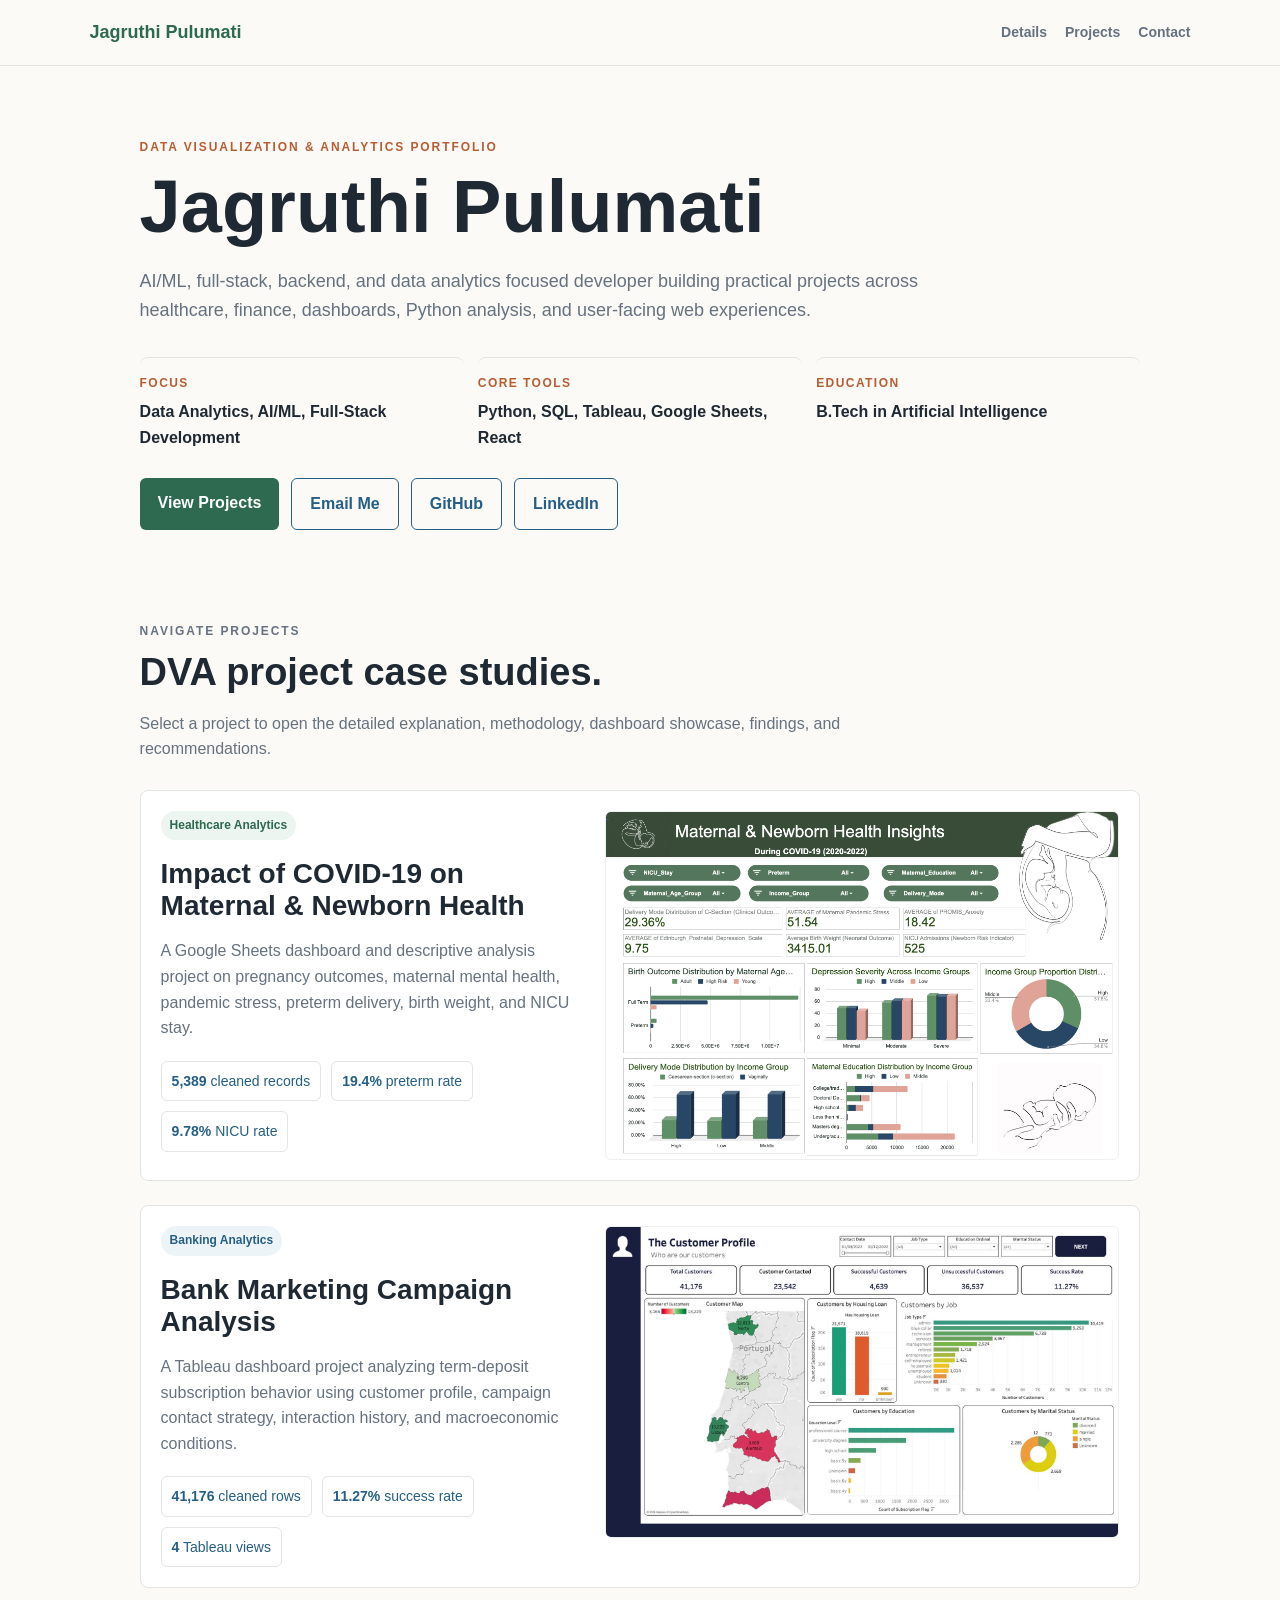
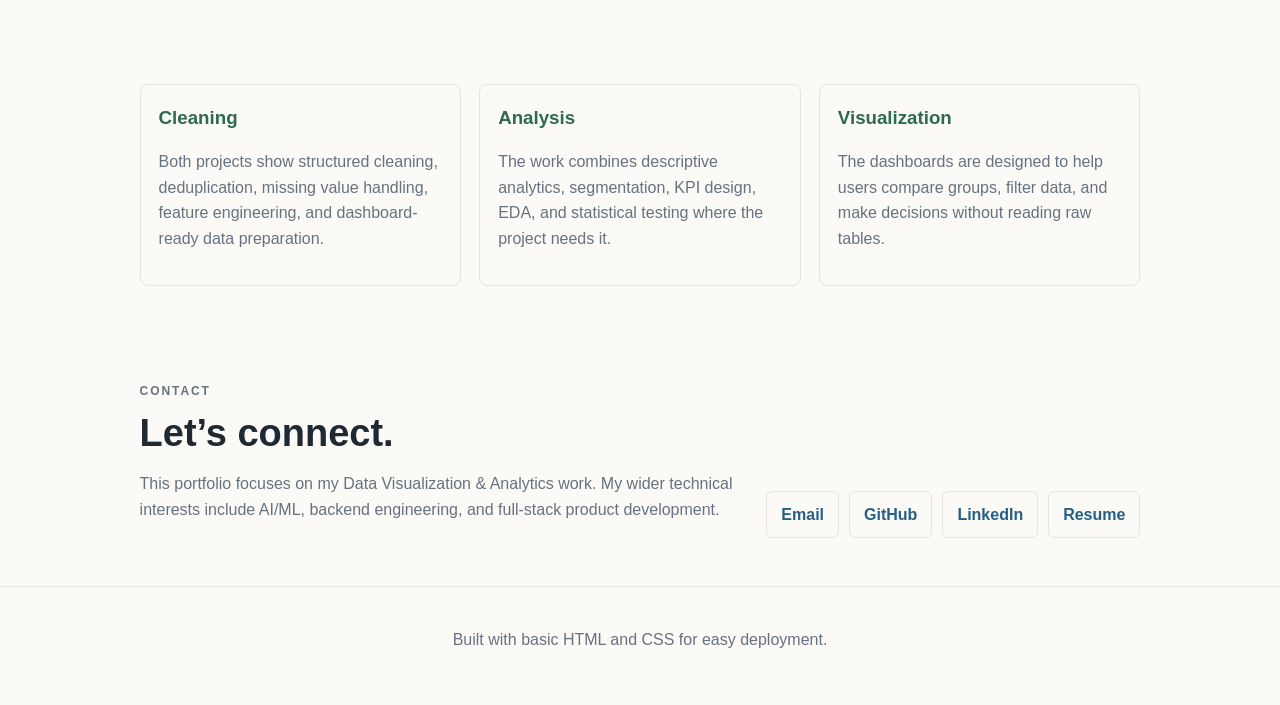
<file: index.html>
<!DOCTYPE html>
<html lang="en">
  <head>
    <meta charset="UTF-8" />
    <meta name="viewport" content="width=device-width, initial-scale=1.0" />
    <meta
      name="description"
      content="DVA portfolio by Jagruthi Pulumati showcasing healthcare and banking analytics dashboard projects."
    />
    <title>Jagruthi Pulumati | DVA Portfolio</title>
    <link rel="stylesheet" href="styles.css" />
  </head>
  <body>
    <header class="site-header">
      <a class="brand" href="index.html">Jagruthi Pulumati</a>
      <nav class="nav-links" aria-label="Primary navigation">
        <a href="#details">Details</a>
        <a href="#projects">Projects</a>
        <a href="#contact">Contact</a>
      </nav>
    </header>

    <main>
      <section class="personal-hero" id="details">
        <p class="eyebrow">Data Visualization &amp; Analytics Portfolio</p>
        <h1>Jagruthi Pulumati</h1>
        <p class="hero-copy">
          AI/ML, full-stack, backend, and data analytics focused developer
          building practical projects across healthcare, finance, dashboards,
          Python analysis, and user-facing web experiences.
        </p>

        <div class="detail-grid" aria-label="Personal details">
          <div>
            <span>Focus</span>
            <strong>Data Analytics, AI/ML, Full-Stack Development</strong>
          </div>
          <div>
            <span>Core Tools</span>
            <strong>Python, SQL, Tableau, Google Sheets, React</strong>
          </div>
          <div>
            <span>Education</span>
            <strong>B.Tech in Artificial Intelligence</strong>
          </div>
        </div>

        <div class="hero-actions">
          <a class="button primary" href="#projects">View Projects</a>
          <a class="button secondary" href="mailto:jagruthi.pulumati2024@nst.rishihood.edu.in">Email Me</a>
          <a
            class="button secondary"
            href="https://github.com/Jag2007"
            target="_blank"
            rel="noopener"
          >
            GitHub
          </a>
          <a
            class="button secondary"
            href="https://www.linkedin.com/in/jagruthi-pulumati-087b69305/"
            target="_blank"
            rel="noopener"
          >
            LinkedIn
          </a>
        </div>
      </section>

      <section class="section" id="projects">
        <div class="section-heading">
          <p class="eyebrow">Navigate Projects</p>
          <h2>DVA project case studies.</h2>
          <p>
            Select a project to open the detailed explanation, methodology,
            dashboard showcase, findings, and recommendations.
          </p>
        </div>

        <div class="project-nav-grid">
          <a class="project-card compact-card" href="project.html">
            <div class="project-card-copy">
              <span class="tag">Healthcare Analytics</span>
              <h3>Impact of COVID-19 on Maternal &amp; Newborn Health</h3>
              <p>
                A Google Sheets dashboard and descriptive analysis project on
                pregnancy outcomes, maternal mental health, pandemic stress,
                preterm delivery, birth weight, and NICU stay.
              </p>
              <div class="metric-row">
                <span><strong>5,389</strong> cleaned records</span>
                <span><strong>19.4%</strong> preterm rate</span>
                <span><strong>9.78%</strong> NICU rate</span>
              </div>
            </div>
            <div class="project-card-visual">
              <img src="assets/dashboard.png" alt="Maternal and neonatal health dashboard preview" />
            </div>
          </a>

          <a class="project-card compact-card" href="bank-marketing.html">
            <div class="project-card-copy">
              <span class="tag blue-tag">Banking Analytics</span>
              <h3>Bank Marketing Campaign Analysis</h3>
              <p>
                A Tableau dashboard project analyzing term-deposit subscription
                behavior using customer profile, campaign contact strategy,
                interaction history, and macroeconomic conditions.
              </p>
              <div class="metric-row">
                <span><strong>41,176</strong> cleaned rows</span>
                <span><strong>11.27%</strong> success rate</span>
                <span><strong>4</strong> Tableau views</span>
              </div>
            </div>
            <div class="project-card-visual">
              <img src="assets/bank-customer-profile.jpeg" alt="Bank marketing customer profile dashboard preview" />
            </div>
          </a>
        </div>
      </section>

      <section class="section insight-grid" aria-label="Portfolio strengths">
        <article>
          <h3>Cleaning</h3>
          <p>
            Both projects show structured cleaning, deduplication, missing value
            handling, feature engineering, and dashboard-ready data preparation.
          </p>
        </article>
        <article>
          <h3>Analysis</h3>
          <p>
            The work combines descriptive analytics, segmentation, KPI design,
            EDA, and statistical testing where the project needs it.
          </p>
        </article>
        <article>
          <h3>Visualization</h3>
          <p>
            The dashboards are designed to help users compare groups, filter
            data, and make decisions without reading raw tables.
          </p>
        </article>
      </section>

      <section class="section contact-section" id="contact">
        <div>
          <p class="eyebrow">Contact</p>
          <h2>Let’s connect.</h2>
          <p>
            This portfolio focuses on my Data Visualization &amp; Analytics work.
            My wider technical interests include AI/ML, backend engineering, and
            full-stack product development.
          </p>
        </div>
        <div class="contact-links">
          <a href="mailto:jagruthi.pulumati2024@nst.rishihood.edu.in">Email</a>
          <a href="https://github.com/Jag2007" target="_blank" rel="noopener">GitHub</a>
          <a href="https://www.linkedin.com/in/jagruthi-pulumati-087b69305/" target="_blank" rel="noopener">LinkedIn</a>
          <a href="https://drive.google.com/file/d/1zRzbcq3hcZHA3C4jfS6L7tGiDxSJsl-l/view?usp=drive_link" target="_blank" rel="noopener">Resume</a>
        </div>
      </section>
    </main>

    <footer>
      <p>Built with basic HTML and CSS for easy deployment.</p>
    </footer>
  </body>
</html>
</file>
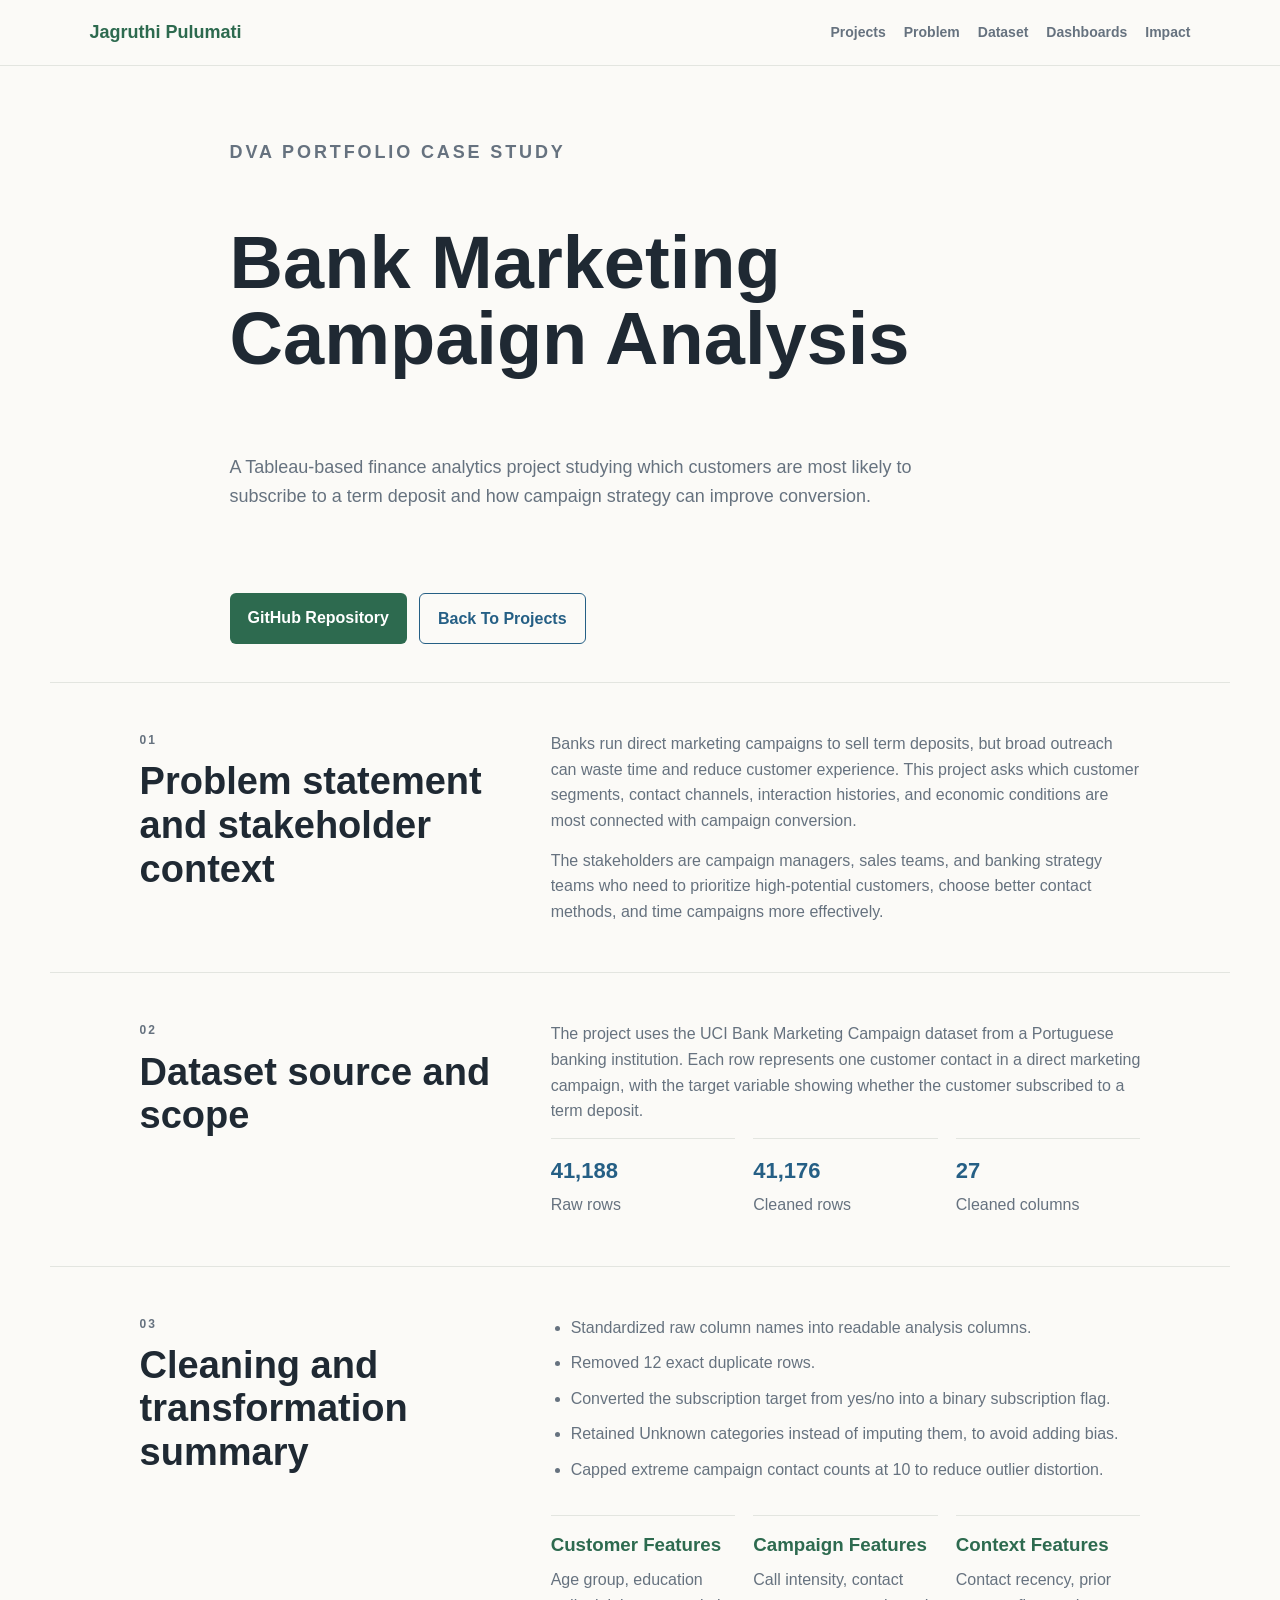
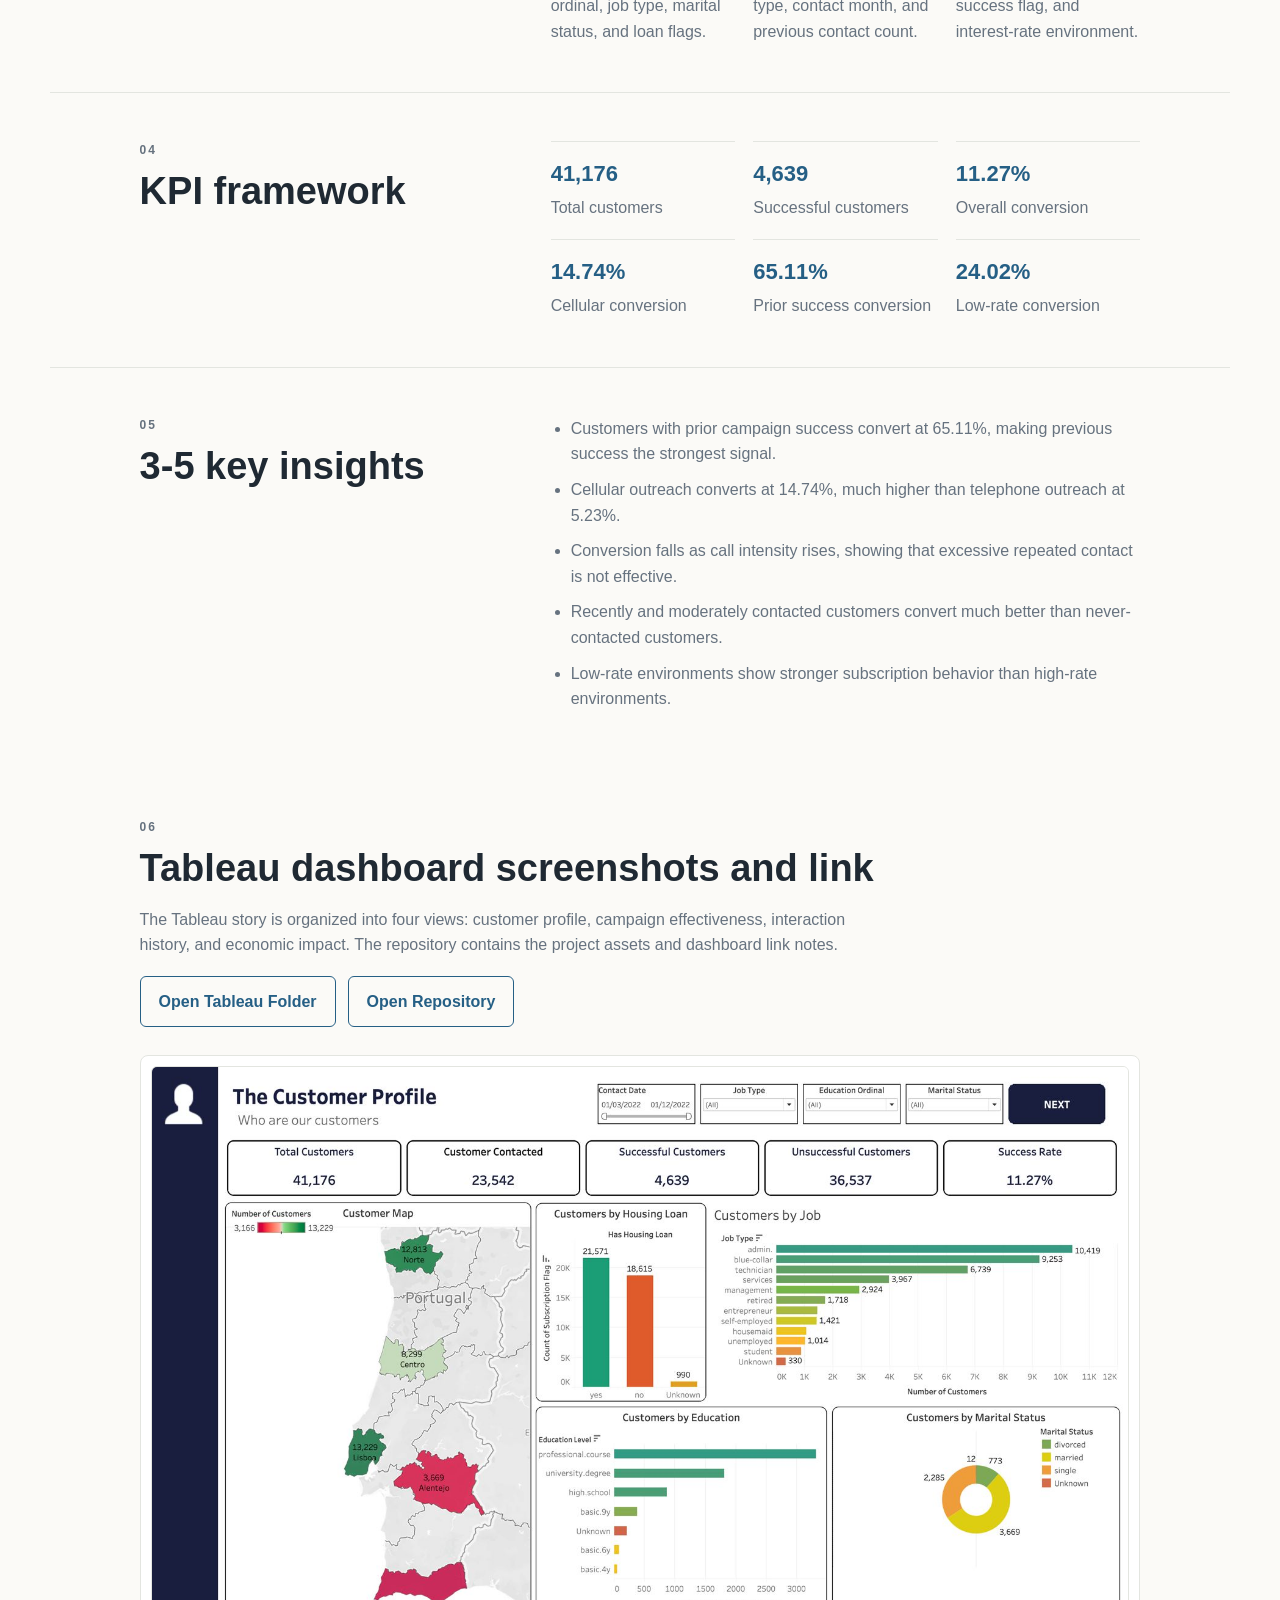
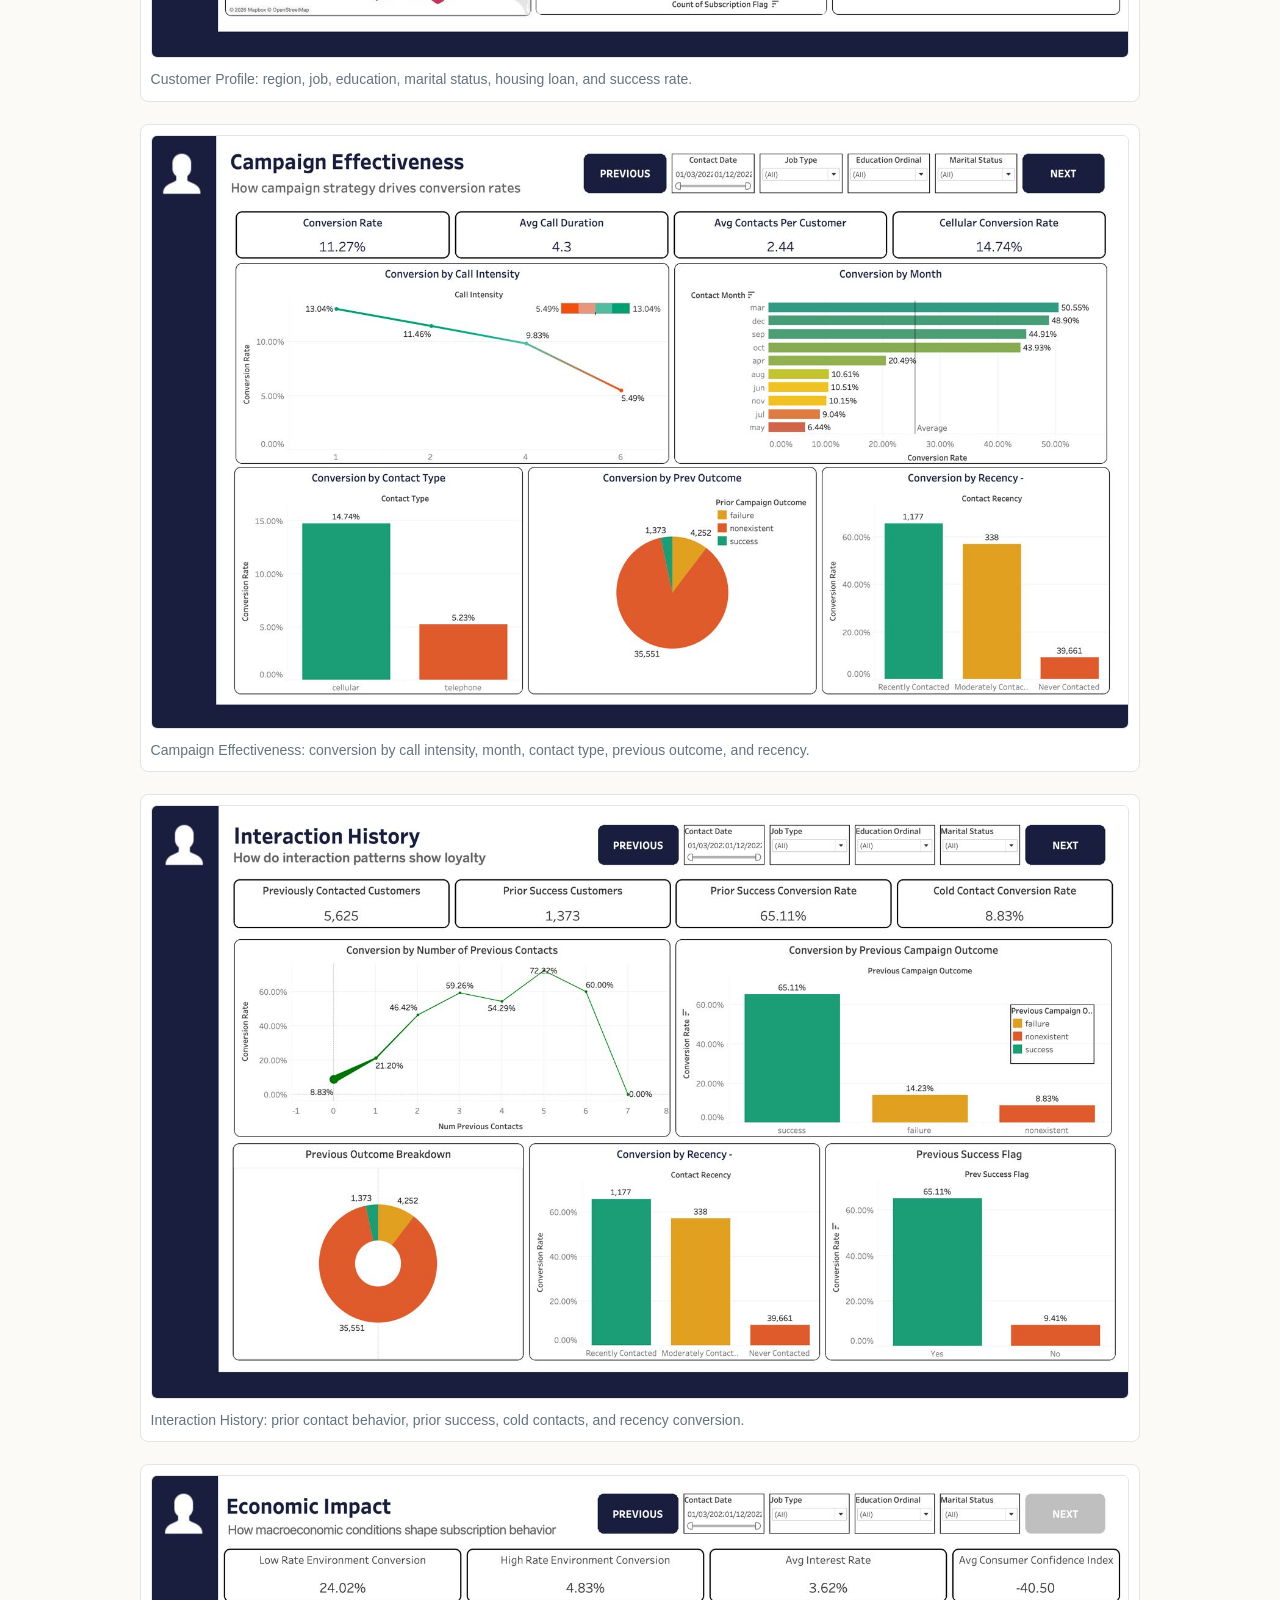
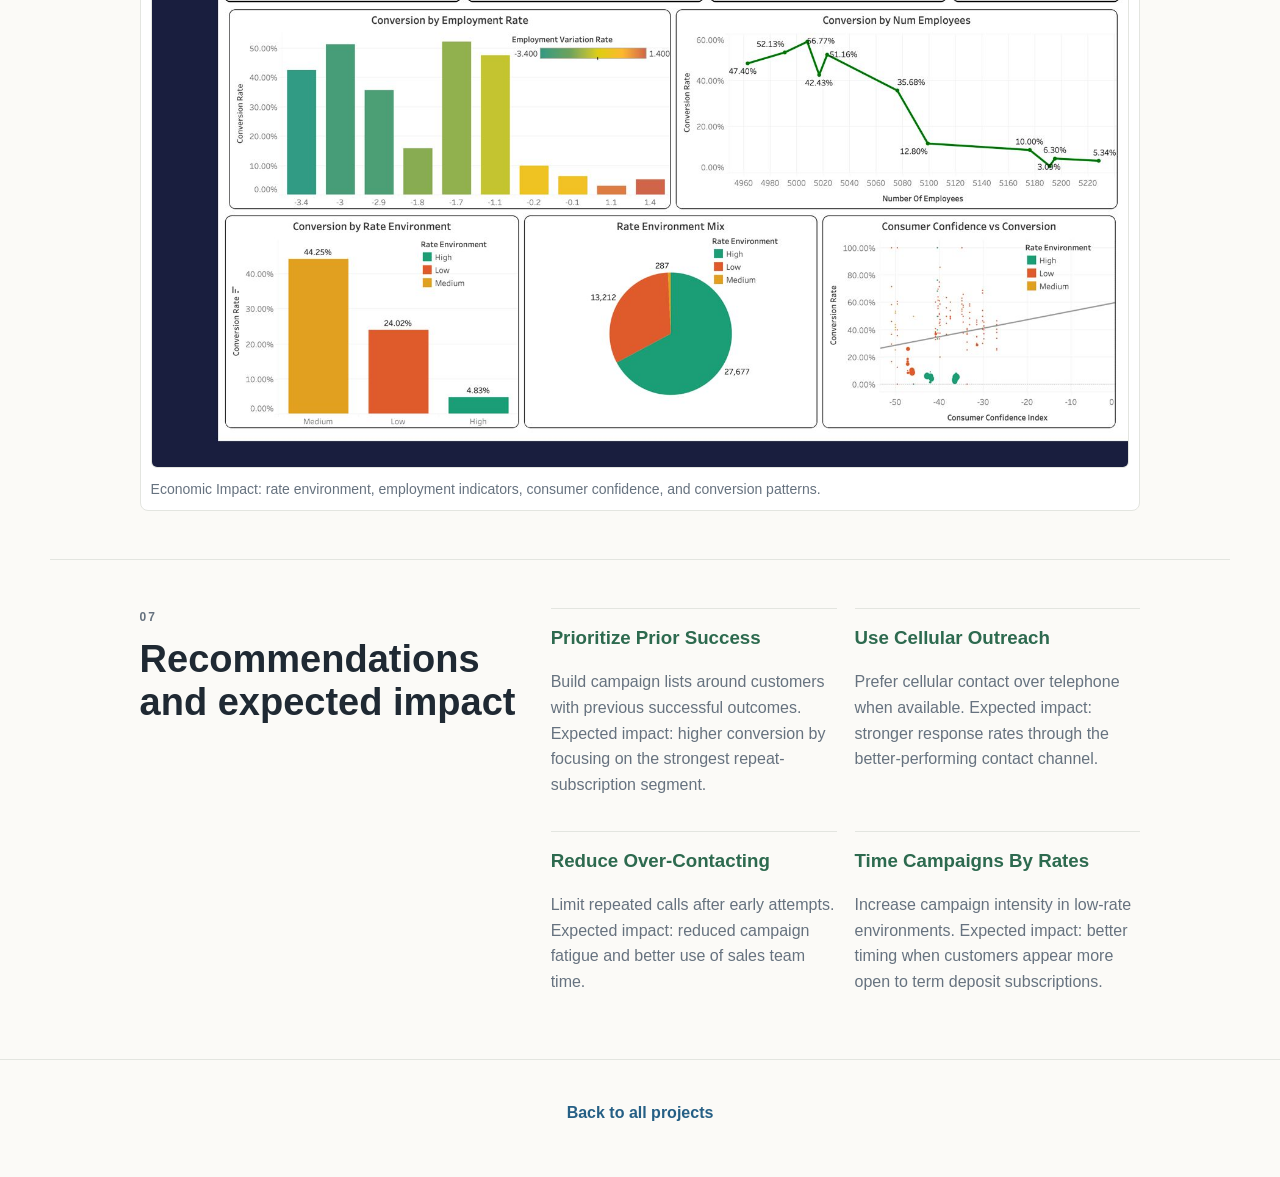
<file: bank-marketing.html>
<!DOCTYPE html>
<html lang="en">
  <head>
    <meta charset="UTF-8" />
    <meta name="viewport" content="width=device-width, initial-scale=1.0" />
    <meta
      name="description"
      content="Detailed DVA case study by Jagruthi Pulumati on bank marketing campaign analytics with Tableau dashboards."
    />
    <title>Bank Marketing Campaign Analysis | DVA Case Study</title>
    <link rel="stylesheet" href="styles.css" />
  </head>
  <body>
    <header class="site-header">
      <a class="brand" href="index.html">Jagruthi Pulumati</a>
      <nav class="nav-links" aria-label="Primary navigation">
        <a href="index.html#projects">Projects</a>
        <a href="#problem">Problem</a>
        <a href="#dataset">Dataset</a>
        <a href="#dashboards">Dashboards</a>
        <a href="#impact">Impact</a>
      </nav>
    </header>

    <main>
      <section class="detail-hero">
        <p class="eyebrow">DVA Portfolio Case Study</p>
        <h1>Bank Marketing Campaign Analysis</h1>
        <p>
          A Tableau-based finance analytics project studying which customers are
          most likely to subscribe to a term deposit and how campaign strategy
          can improve conversion.
        </p>
        <div class="hero-actions">
          <a
            class="button primary"
            href="https://github.com/Lalith0024/Section_C_Group_11_Bank_Marketing_Dataset"
            target="_blank"
            rel="noopener"
          >
            GitHub Repository
          </a>
          <a class="button secondary" href="index.html#projects">Back To Projects</a>
        </div>
      </section>

      <section class="section case-study-section" id="problem">
        <div>
          <p class="eyebrow">01</p>
          <h2>Problem statement and stakeholder context</h2>
        </div>
        <div class="text-stack">
          <p>
            Banks run direct marketing campaigns to sell term deposits, but
            broad outreach can waste time and reduce customer experience. This
            project asks which customer segments, contact channels, interaction
            histories, and economic conditions are most connected with campaign
            conversion.
          </p>
          <p>
            The stakeholders are campaign managers, sales teams, and banking
            strategy teams who need to prioritize high-potential customers,
            choose better contact methods, and time campaigns more effectively.
          </p>
        </div>
      </section>

      <section class="section case-study-section" id="dataset">
        <div>
          <p class="eyebrow">02</p>
          <h2>Dataset source and scope</h2>
        </div>
        <div class="text-stack">
          <p>
            The project uses the UCI Bank Marketing Campaign dataset from a
            Portuguese banking institution. Each row represents one customer
            contact in a direct marketing campaign, with the target variable
            showing whether the customer subscribed to a term deposit.
          </p>
          <div class="stats-strip inline-stats" aria-label="Bank dataset scope">
            <div><strong>41,188</strong><span>Raw rows</span></div>
            <div><strong>41,176</strong><span>Cleaned rows</span></div>
            <div><strong>27</strong><span>Cleaned columns</span></div>
          </div>
        </div>
      </section>

      <section class="section case-study-section">
        <div>
          <p class="eyebrow">03</p>
          <h2>Cleaning and transformation summary</h2>
        </div>
        <div class="text-stack">
          <ul class="clean-list">
            <li>Standardized raw column names into readable analysis columns.</li>
            <li>Removed 12 exact duplicate rows.</li>
            <li>Converted the subscription target from yes/no into a binary subscription flag.</li>
            <li>Retained Unknown categories instead of imputing them, to avoid adding bias.</li>
            <li>Capped extreme campaign contact counts at 10 to reduce outlier distortion.</li>
          </ul>
          <div class="process-grid mini-grid">
            <article>
              <h3>Customer Features</h3>
              <p>Age group, education ordinal, job type, marital status, and loan flags.</p>
            </article>
            <article>
              <h3>Campaign Features</h3>
              <p>Call intensity, contact type, contact month, and previous contact count.</p>
            </article>
            <article>
              <h3>Context Features</h3>
              <p>Contact recency, prior success flag, and interest-rate environment.</p>
            </article>
          </div>
        </div>
      </section>

      <section class="section case-study-section">
        <div>
          <p class="eyebrow">04</p>
          <h2>KPI framework</h2>
        </div>
        <div class="stats-strip inline-stats" aria-label="Bank project KPIs">
          <div><strong>41,176</strong><span>Total customers</span></div>
          <div><strong>4,639</strong><span>Successful customers</span></div>
          <div><strong>11.27%</strong><span>Overall conversion</span></div>
          <div><strong>14.74%</strong><span>Cellular conversion</span></div>
          <div><strong>65.11%</strong><span>Prior success conversion</span></div>
          <div><strong>24.02%</strong><span>Low-rate conversion</span></div>
        </div>
      </section>

      <section class="section case-study-section" id="insights">
        <div>
          <p class="eyebrow">05</p>
          <h2>3-5 key insights</h2>
        </div>
        <div class="text-stack">
          <ul class="clean-list">
            <li>Customers with prior campaign success convert at 65.11%, making previous success the strongest signal.</li>
            <li>Cellular outreach converts at 14.74%, much higher than telephone outreach at 5.23%.</li>
            <li>Conversion falls as call intensity rises, showing that excessive repeated contact is not effective.</li>
            <li>Recently and moderately contacted customers convert much better than never-contacted customers.</li>
            <li>Low-rate environments show stronger subscription behavior than high-rate environments.</li>
          </ul>
        </div>
      </section>

      <section class="section" id="dashboards">
        <div class="section-heading">
          <p class="eyebrow">06</p>
          <h2>Tableau dashboard screenshots and link</h2>
          <p>
            The Tableau story is organized into four views: customer profile,
            campaign effectiveness, interaction history, and economic impact.
            The repository contains the project assets and dashboard link notes.
          </p>
          <div class="hero-actions compact-actions">
            <a
              class="button secondary"
              href="https://github.com/Lalith0024/Section_C_Group_11_Bank_Marketing_Dataset/tree/main/tableau"
              target="_blank"
              rel="noopener"
            >
              Open Tableau Folder
            </a>
            <a
              class="button secondary"
              href="https://github.com/Lalith0024/Section_C_Group_11_Bank_Marketing_Dataset"
              target="_blank"
              rel="noopener"
            >
              Open Repository
            </a>
          </div>
        </div>

        <div class="dashboard-gallery">
          <figure>
            <img src="assets/bank-customer-profile.jpeg" alt="Customer profile Tableau dashboard" />
            <figcaption>Customer Profile: region, job, education, marital status, housing loan, and success rate.</figcaption>
          </figure>
          <figure>
            <img src="assets/bank-campaign-effectiveness.jpeg" alt="Campaign effectiveness Tableau dashboard" />
            <figcaption>Campaign Effectiveness: conversion by call intensity, month, contact type, previous outcome, and recency.</figcaption>
          </figure>
          <figure>
            <img src="assets/bank-interaction-history.jpeg" alt="Interaction history Tableau dashboard" />
            <figcaption>Interaction History: prior contact behavior, prior success, cold contacts, and recency conversion.</figcaption>
          </figure>
          <figure>
            <img src="assets/bank-economic-impact.jpeg" alt="Economic impact Tableau dashboard" />
            <figcaption>Economic Impact: rate environment, employment indicators, consumer confidence, and conversion patterns.</figcaption>
          </figure>
        </div>
      </section>

      <section class="section case-study-section" id="impact">
        <div>
          <p class="eyebrow">07</p>
          <h2>Recommendations and expected impact</h2>
        </div>
        <div class="recommendation-grid">
          <article>
            <h3>Prioritize Prior Success</h3>
            <p>
              Build campaign lists around customers with previous successful
              outcomes. Expected impact: higher conversion by focusing on the
              strongest repeat-subscription segment.
            </p>
          </article>
          <article>
            <h3>Use Cellular Outreach</h3>
            <p>
              Prefer cellular contact over telephone when available. Expected
              impact: stronger response rates through the better-performing
              contact channel.
            </p>
          </article>
          <article>
            <h3>Reduce Over-Contacting</h3>
            <p>
              Limit repeated calls after early attempts. Expected impact:
              reduced campaign fatigue and better use of sales team time.
            </p>
          </article>
          <article>
            <h3>Time Campaigns By Rates</h3>
            <p>
              Increase campaign intensity in low-rate environments. Expected
              impact: better timing when customers appear more open to term
              deposit subscriptions.
            </p>
          </article>
        </div>
      </section>
    </main>

    <footer>
      <p><a href="index.html#projects">Back to all projects</a></p>
    </footer>
  </body>
</html>
</file>
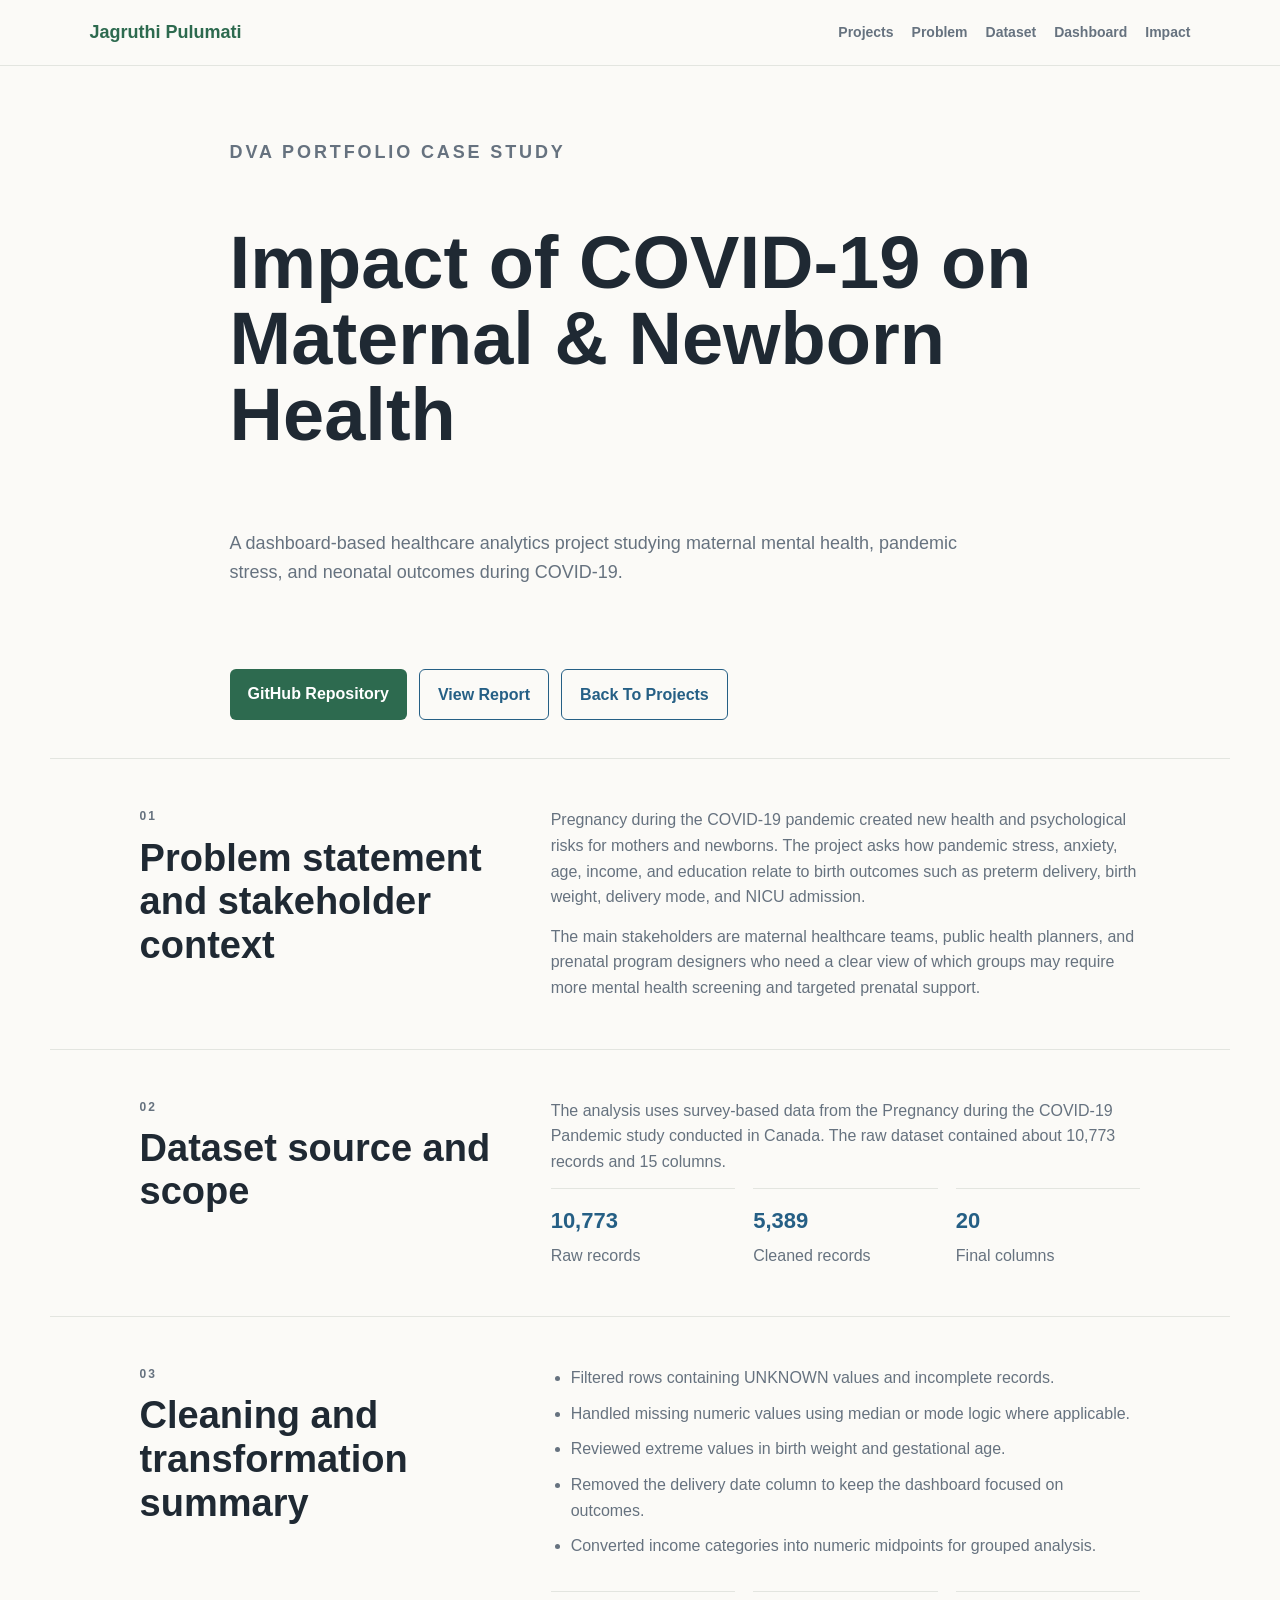
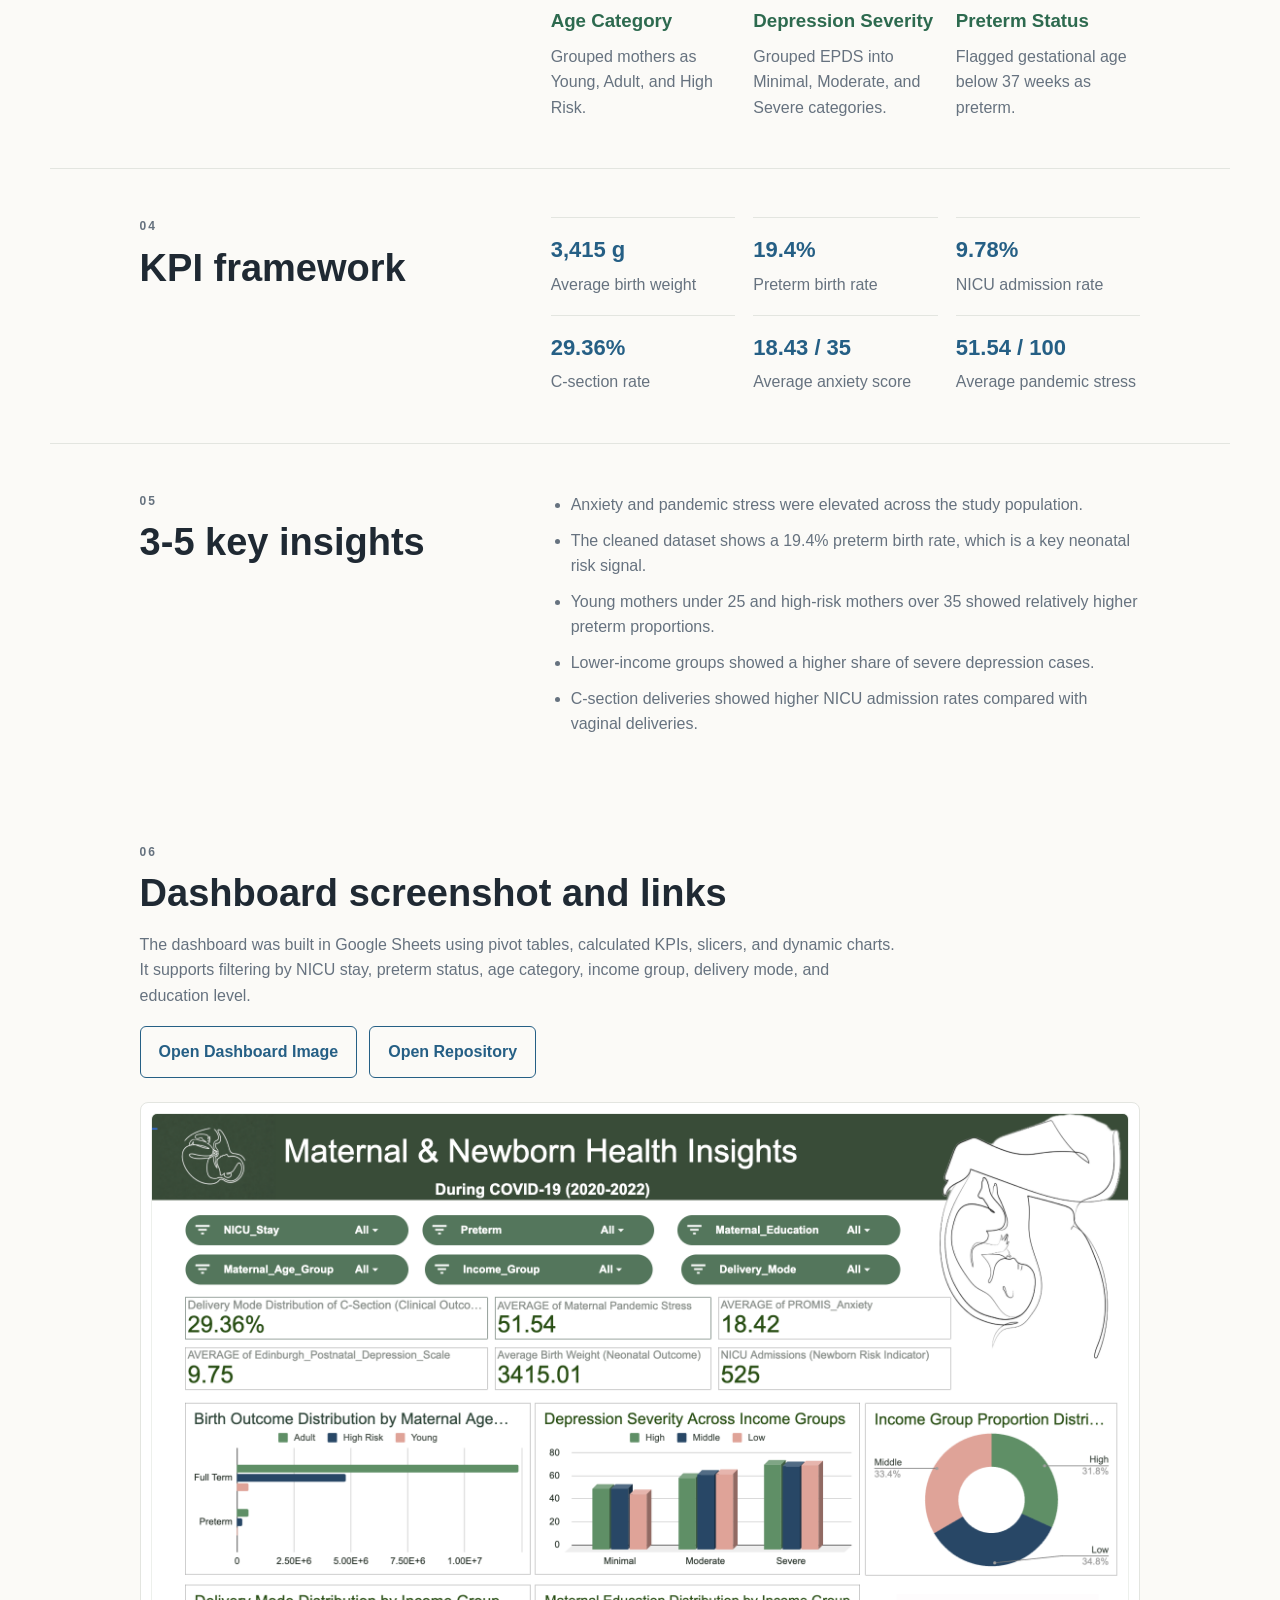
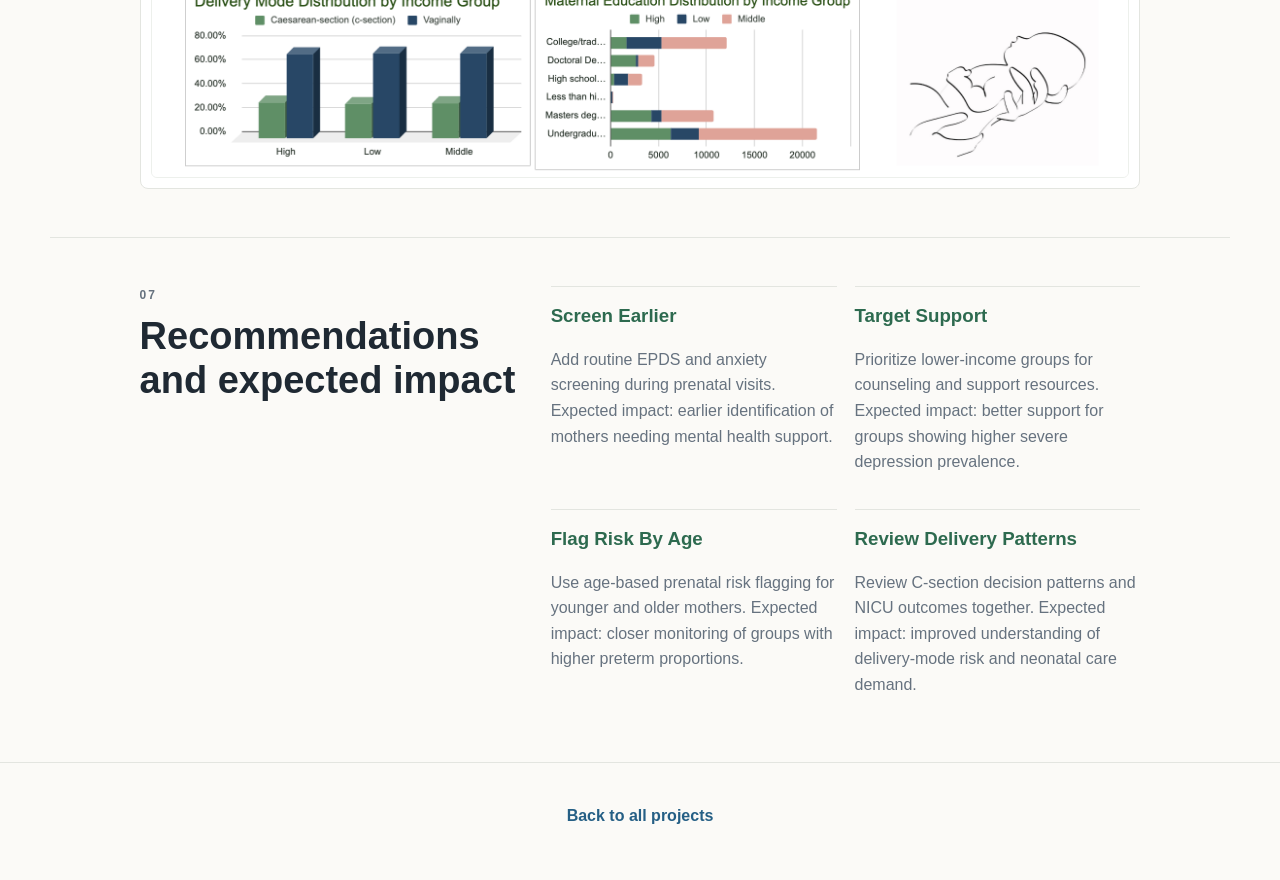
<file: project.html>
<!DOCTYPE html>
<html lang="en">
  <head>
    <meta charset="UTF-8" />
    <meta name="viewport" content="width=device-width, initial-scale=1.0" />
    <meta
      name="description"
      content="Detailed DVA case study by Jagruthi Pulumati on maternal and neonatal health during COVID-19."
    />
    <title>Maternal &amp; Newborn Health | DVA Case Study</title>
    <link rel="stylesheet" href="styles.css" />
  </head>
  <body>
    <header class="site-header">
      <a class="brand" href="index.html">Jagruthi Pulumati</a>
      <nav class="nav-links" aria-label="Primary navigation">
        <a href="index.html#projects">Projects</a>
        <a href="#problem">Problem</a>
        <a href="#dataset">Dataset</a>
        <a href="#dashboard">Dashboard</a>
        <a href="#impact">Impact</a>
      </nav>
    </header>

    <main>
      <section class="detail-hero">
        <p class="eyebrow">DVA Portfolio Case Study</p>
        <h1>Impact of COVID-19 on Maternal &amp; Newborn Health</h1>
        <p>
          A dashboard-based healthcare analytics project studying maternal
          mental health, pandemic stress, and neonatal outcomes during COVID-19.
        </p>
        <div class="hero-actions">
          <a
            class="button primary"
            href="https://github.com/Jag2007/SectionC_Group6_Pregnant_Women_COVID19"
            target="_blank"
            rel="noopener"
          >
            GitHub Repository
          </a>
          <a
            class="button secondary"
            href="https://github.com/Jag2007/SectionC_Group6_Pregnant_Women_COVID19/blob/main/Report/Final_Project_Report_Group6_v3.pdf"
            target="_blank"
            rel="noopener"
          >
            View Report
          </a>
          <a class="button secondary" href="index.html#projects">Back To Projects</a>
        </div>
      </section>

      <section class="section case-study-section" id="problem">
        <div>
          <p class="eyebrow">01</p>
          <h2>Problem statement and stakeholder context</h2>
        </div>
        <div class="text-stack">
          <p>
            Pregnancy during the COVID-19 pandemic created new health and
            psychological risks for mothers and newborns. The project asks how
            pandemic stress, anxiety, age, income, and education relate to birth
            outcomes such as preterm delivery, birth weight, delivery mode, and
            NICU admission.
          </p>
          <p>
            The main stakeholders are maternal healthcare teams, public health
            planners, and prenatal program designers who need a clear view of
            which groups may require more mental health screening and targeted
            prenatal support.
          </p>
        </div>
      </section>

      <section class="section case-study-section" id="dataset">
        <div>
          <p class="eyebrow">02</p>
          <h2>Dataset source and scope</h2>
        </div>
        <div class="text-stack">
          <p>
            The analysis uses survey-based data from the Pregnancy during the
            COVID-19 Pandemic study conducted in Canada. The raw dataset
            contained about 10,773 records and 15 columns.
          </p>
          <div class="stats-strip inline-stats" aria-label="Dataset scope">
            <div><strong>10,773</strong><span>Raw records</span></div>
            <div><strong>5,389</strong><span>Cleaned records</span></div>
            <div><strong>20</strong><span>Final columns</span></div>
          </div>
        </div>
      </section>

      <section class="section case-study-section">
        <div>
          <p class="eyebrow">03</p>
          <h2>Cleaning and transformation summary</h2>
        </div>
        <div class="text-stack">
          <ul class="clean-list">
            <li>Filtered rows containing UNKNOWN values and incomplete records.</li>
            <li>Handled missing numeric values using median or mode logic where applicable.</li>
            <li>Reviewed extreme values in birth weight and gestational age.</li>
            <li>Removed the delivery date column to keep the dashboard focused on outcomes.</li>
            <li>Converted income categories into numeric midpoints for grouped analysis.</li>
          </ul>
          <div class="process-grid mini-grid">
            <article>
              <h3>Age Category</h3>
              <p>Grouped mothers as Young, Adult, and High Risk.</p>
            </article>
            <article>
              <h3>Depression Severity</h3>
              <p>Grouped EPDS into Minimal, Moderate, and Severe categories.</p>
            </article>
            <article>
              <h3>Preterm Status</h3>
              <p>Flagged gestational age below 37 weeks as preterm.</p>
            </article>
          </div>
        </div>
      </section>

      <section class="section case-study-section">
        <div>
          <p class="eyebrow">04</p>
          <h2>KPI framework</h2>
        </div>
        <div class="stats-strip inline-stats" aria-label="Project KPIs">
          <div><strong>3,415 g</strong><span>Average birth weight</span></div>
          <div><strong>19.4%</strong><span>Preterm birth rate</span></div>
          <div><strong>9.78%</strong><span>NICU admission rate</span></div>
          <div><strong>29.36%</strong><span>C-section rate</span></div>
          <div><strong>18.43 / 35</strong><span>Average anxiety score</span></div>
          <div><strong>51.54 / 100</strong><span>Average pandemic stress</span></div>
        </div>
      </section>

      <section class="section case-study-section" id="insights">
        <div>
          <p class="eyebrow">05</p>
          <h2>3-5 key insights</h2>
        </div>
        <div class="text-stack">
          <ul class="clean-list">
            <li>Anxiety and pandemic stress were elevated across the study population.</li>
            <li>The cleaned dataset shows a 19.4% preterm birth rate, which is a key neonatal risk signal.</li>
            <li>Young mothers under 25 and high-risk mothers over 35 showed relatively higher preterm proportions.</li>
            <li>Lower-income groups showed a higher share of severe depression cases.</li>
            <li>C-section deliveries showed higher NICU admission rates compared with vaginal deliveries.</li>
          </ul>
        </div>
      </section>

      <section class="section" id="dashboard">
        <div class="section-heading">
          <p class="eyebrow">06</p>
          <h2>Dashboard screenshot and links</h2>
          <p>
            The dashboard was built in Google Sheets using pivot tables,
            calculated KPIs, slicers, and dynamic charts. It supports filtering
            by NICU stay, preterm status, age category, income group, delivery
            mode, and education level.
          </p>
          <div class="hero-actions compact-actions">
            <a
              class="button secondary"
              href="https://github.com/Jag2007/SectionC_Group6_Pregnant_Women_COVID19/blob/main/Dashboard/Dashboard.png"
              target="_blank"
              rel="noopener"
            >
              Open Dashboard Image
            </a>
            <a
              class="button secondary"
              href="https://github.com/Jag2007/SectionC_Group6_Pregnant_Women_COVID19"
              target="_blank"
              rel="noopener"
            >
              Open Repository
            </a>
          </div>
        </div>
        <div class="dashboard-frame">
          <img src="assets/dashboard.png" alt="Maternal and neonatal health dashboard" />
        </div>
      </section>

      <section class="section case-study-section" id="impact">
        <div>
          <p class="eyebrow">07</p>
          <h2>Recommendations and expected impact</h2>
        </div>
        <div class="recommendation-grid">
          <article>
            <h3>Screen Earlier</h3>
            <p>
              Add routine EPDS and anxiety screening during prenatal visits.
              Expected impact: earlier identification of mothers needing mental
              health support.
            </p>
          </article>
          <article>
            <h3>Target Support</h3>
            <p>
              Prioritize lower-income groups for counseling and support
              resources. Expected impact: better support for groups showing
              higher severe depression prevalence.
            </p>
          </article>
          <article>
            <h3>Flag Risk By Age</h3>
            <p>
              Use age-based prenatal risk flagging for younger and older
              mothers. Expected impact: closer monitoring of groups with higher
              preterm proportions.
            </p>
          </article>
          <article>
            <h3>Review Delivery Patterns</h3>
            <p>
              Review C-section decision patterns and NICU outcomes together.
              Expected impact: improved understanding of delivery-mode risk and
              neonatal care demand.
            </p>
          </article>
        </div>
      </section>
    </main>

    <footer>
      <p><a href="index.html#projects">Back to all projects</a></p>
    </footer>
  </body>
</html>
</file>
<file: styles.css>
:root {
  --bg: #fbfaf7;
  --panel: #ffffff;
  --ink: #1f2933;
  --muted: #66727f;
  --line: #e3e5e0;
  --green: #2d6a4f;
  --blue: #255f85;
  --rust: #b75d32;
  --soft-green: #edf5f0;
  --soft-blue: #edf4f8;
  --shadow: 0 10px 24px rgba(36, 45, 55, 0.06);
}

* {
  box-sizing: border-box;
}

html {
  scroll-behavior: smooth;
}

body {
  margin: 0;
  background: var(--bg);
  color: var(--ink);
  font-family: Arial, Helvetica, sans-serif;
  line-height: 1.6;
}

img {
  display: block;
  max-width: 100%;
}

a {
  color: inherit;
  text-decoration: none;
}

.site-header {
  align-items: center;
  background: rgba(251, 250, 247, 0.96);
  border-bottom: 1px solid var(--line);
  display: flex;
  gap: 24px;
  justify-content: space-between;
  left: 0;
  padding: 18px 7vw;
  position: sticky;
  right: 0;
  top: 0;
  z-index: 10;
}

.brand {
  color: var(--green);
  font-size: 18px;
  font-weight: 700;
}

.nav-links {
  display: flex;
  flex-wrap: wrap;
  gap: 18px;
  justify-content: flex-end;
}

.nav-links a {
  color: var(--muted);
  font-size: 14px;
  font-weight: 700;
}

.nav-links a:hover {
  color: var(--blue);
}

.personal-hero,
.hero,
.detail-hero {
  display: grid;
  gap: 36px;
  margin: 0 auto;
  max-width: 1180px;
  padding: 72px 7vw 48px;
}

.personal-hero {
  display: block;
  padding-bottom: 44px;
}

.hero {
  align-items: center;
  grid-template-columns: minmax(0, 1.1fr) minmax(300px, 0.75fr);
}

.detail-hero {
  max-width: 1000px;
  padding-bottom: 38px;
}

.personal-hero h1,
.hero h1,
.detail-hero h1 {
  color: var(--ink);
  font-size: clamp(40px, 7vw, 74px);
  line-height: 1.03;
  margin: 12px 0 22px;
}

.personal-hero h1 {
  max-width: 900px;
}

.personal-hero .hero-copy {
  max-width: 850px;
}

.hero-copy,
.detail-hero p {
  color: var(--muted);
  font-size: 18px;
  max-width: 760px;
}

.eyebrow {
  color: var(--rust);
  font-size: 12px;
  font-weight: 800;
  letter-spacing: 0.16em;
  margin: 0 0 10px;
  text-transform: uppercase;
}

.hero-actions {
  display: flex;
  flex-wrap: wrap;
  gap: 12px;
  margin-top: 28px;
}

.compact-actions {
  margin-top: 18px;
}

.button {
  border-radius: 6px;
  display: inline-flex;
  font-weight: 800;
  justify-content: center;
  padding: 12px 18px;
}

.button.primary {
  background: var(--green);
  color: #ffffff;
}

.button.secondary {
  background: transparent;
  border: 1px solid var(--blue);
  color: var(--blue);
}

.section p,
footer {
  color: var(--muted);
}

.detail-grid {
  display: grid;
  gap: 14px;
  grid-template-columns: repeat(3, 1fr);
  margin-top: 32px;
}

.detail-grid div {
  background: transparent;
  border: 1px solid var(--line);
  border-radius: 8px;
  box-shadow: none;
  padding: 16px 0 0;
  border-width: 1px 0 0;
}

.detail-grid span {
  color: var(--rust);
  display: block;
  font-size: 12px;
  font-weight: 800;
  letter-spacing: 0.12em;
  margin-bottom: 6px;
  text-transform: uppercase;
}

.detail-grid strong {
  color: var(--ink);
  display: block;
}

.section {
  margin: 0 auto;
  max-width: 1180px;
  padding: 48px 7vw;
}

.two-column {
  display: grid;
  gap: 34px;
  grid-template-columns: minmax(0, 0.8fr) minmax(0, 1.2fr);
}

.case-study-section {
  border-top: 1px solid var(--line);
  display: grid;
  gap: 34px;
  grid-template-columns: minmax(0, 0.78fr) minmax(0, 1.22fr);
}

.section h2 {
  font-size: clamp(26px, 3vw, 38px);
  line-height: 1.15;
  margin: 0;
}

.section-heading {
  max-width: 760px;
}

.text-stack {
  display: grid;
  gap: 14px;
}

.text-stack p {
  margin: 0;
}

.project-card {
  background: var(--panel);
  border: 1px solid var(--line);
  border-radius: 8px;
  box-shadow: none;
  display: grid;
  gap: 24px;
  grid-template-columns: minmax(0, 0.9fr) minmax(280px, 1.1fr);
  margin-top: 26px;
  overflow: hidden;
  padding: 20px;
  transition: transform 180ms ease, box-shadow 180ms ease;
}

.project-nav-grid {
  display: grid;
  gap: 24px;
  margin-top: 28px;
}

.compact-card {
  margin-top: 0;
}

.project-card:hover {
  border-color: #cbd6ce;
  box-shadow: var(--shadow);
  transform: translateY(-2px);
}

.tag {
  background: var(--soft-green);
  border-radius: 999px;
  color: var(--green);
  display: inline-flex;
  font-size: 12px;
  font-weight: 800;
  padding: 5px 9px;
}

.blue-tag {
  background: var(--soft-blue);
  color: var(--blue);
}

.project-card h3 {
  font-size: 28px;
  line-height: 1.15;
  margin: 18px 0 12px;
}

.project-card-visual img,
.dashboard-frame img {
  border: 1px solid #edf0ec;
  border-radius: 6px;
  width: 100%;
}

.metric-row {
  display: flex;
  flex-wrap: wrap;
  gap: 10px;
  margin-top: 20px;
}

.metric-row span {
  background: transparent;
  border: 1px solid var(--line);
  border-radius: 6px;
  color: var(--blue);
  font-size: 14px;
  padding: 8px 10px;
}

.dashboard-frame {
  background: var(--panel);
  border: 1px solid var(--line);
  border-radius: 8px;
  box-shadow: none;
  margin-top: 24px;
  padding: 10px;
}

.dashboard-gallery {
  display: grid;
  gap: 22px;
  margin-top: 28px;
}

.dashboard-gallery figure {
  background: var(--panel);
  border: 1px solid var(--line);
  border-radius: 8px;
  box-shadow: none;
  margin: 0;
  padding: 10px;
}

.dashboard-gallery img {
  border: 1px solid var(--line);
  border-radius: 6px;
  width: 100%;
}

.dashboard-gallery figcaption {
  color: var(--muted);
  font-size: 14px;
  margin-top: 10px;
}

.insight-grid,
.process-grid,
.recommendation-grid,
.stats-strip {
  display: grid;
  gap: 18px;
}

.insight-grid {
  grid-template-columns: repeat(3, 1fr);
}

.process-grid {
  grid-template-columns: repeat(3, 1fr);
}

.mini-grid {
  margin-top: 8px;
}

.recommendation-grid {
  grid-template-columns: repeat(2, 1fr);
}

.insight-grid article,
.process-grid article,
.recommendation-grid article,
.stats-strip div {
  background: transparent;
  border: 1px solid var(--line);
  border-radius: 8px;
  padding: 18px;
}

.case-study-section .process-grid article,
.case-study-section .recommendation-grid article,
.case-study-section .stats-strip div {
  border-width: 1px 0 0;
  border-radius: 0;
  padding: 14px 0 0;
}

.insight-grid h3,
.process-grid h3,
.recommendation-grid h3 {
  color: var(--green);
  margin: 0 0 8px;
}

.number {
  color: var(--rust);
  font-size: 13px;
  font-weight: 900;
}

.stats-strip {
  grid-template-columns: repeat(3, 1fr);
  padding-top: 14px;
}

.inline-stats {
  padding-top: 0;
}

.stats-strip strong {
  color: var(--blue);
  display: block;
  font-size: 22px;
}

.stats-strip span {
  color: var(--muted);
  display: block;
  margin-top: 4px;
}

.clean-list {
  color: var(--muted);
  margin: 0;
  padding-left: 20px;
}

.clean-list li {
  margin-bottom: 10px;
}

.contact-section {
  align-items: end;
  display: grid;
  gap: 28px;
  grid-template-columns: minmax(0, 1fr) auto;
}

.contact-links {
  display: flex;
  flex-wrap: wrap;
  gap: 10px;
  justify-content: flex-end;
}

.contact-links a,
footer a {
  color: var(--blue);
  font-weight: 800;
}

.contact-links a {
  background: transparent;
  border: 1px solid var(--line);
  border-radius: 6px;
  padding: 10px 14px;
}

footer {
  border-top: 1px solid var(--line);
  padding: 24px 7vw 36px;
  text-align: center;
}

@media (max-width: 860px) {
  .site-header,
  .contact-section {
    align-items: flex-start;
    flex-direction: column;
  }

  .hero,
  .personal-hero,
  .two-column,
  .case-study-section,
  .project-card,
  .detail-grid,
  .insight-grid,
  .process-grid,
  .recommendation-grid,
  .stats-strip,
  .contact-section {
    grid-template-columns: 1fr;
  }

  .hero,
  .personal-hero,
  .detail-hero {
    padding-top: 50px;
  }

  .contact-links {
    justify-content: flex-start;
  }
}

@media (max-width: 560px) {
  .site-header {
    position: static;
  }

  .nav-links {
    gap: 10px 14px;
    justify-content: flex-start;
  }

  .hero,
  .personal-hero,
  .detail-hero,
  .section {
    padding-left: 18px;
    padding-right: 18px;
  }

  .hero h1,
  .personal-hero h1,
  .detail-hero h1 {
    font-size: 38px;
  }

  .project-card {
    padding: 16px;
  }
}
</file>
